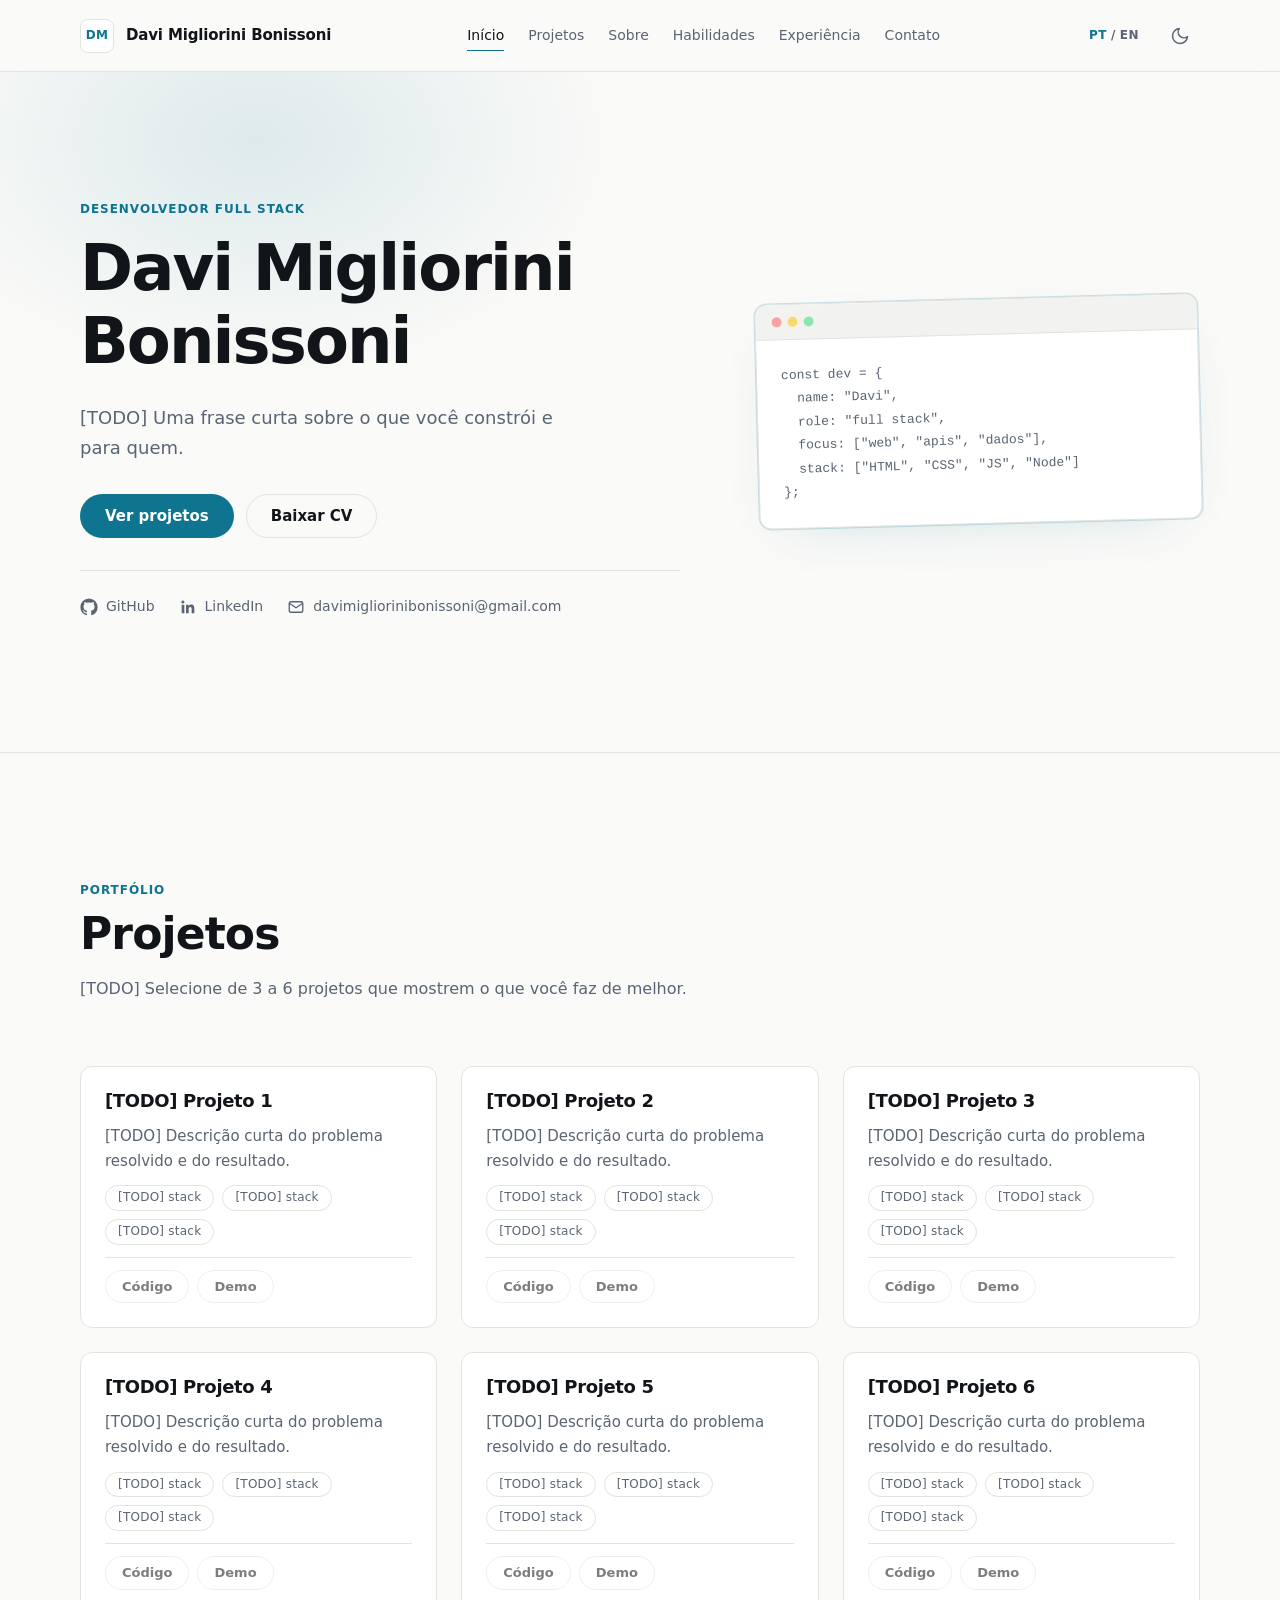
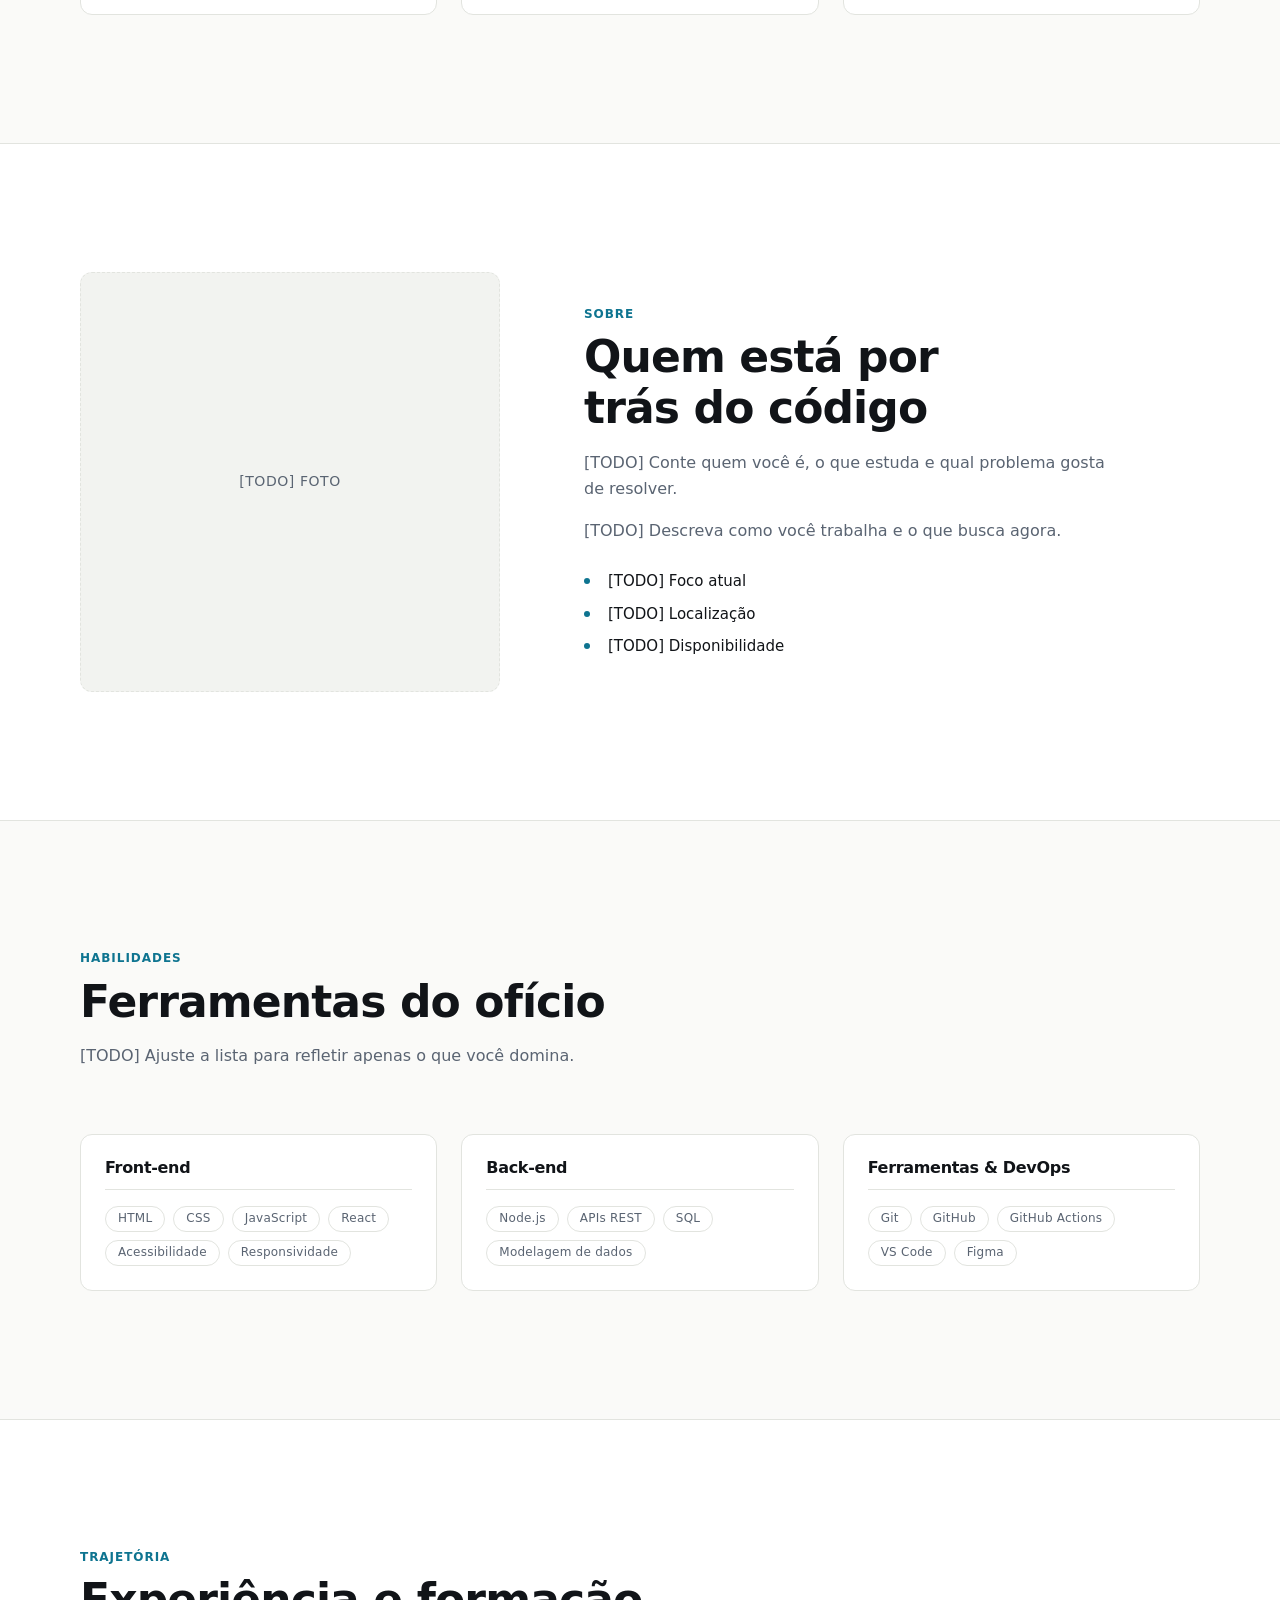
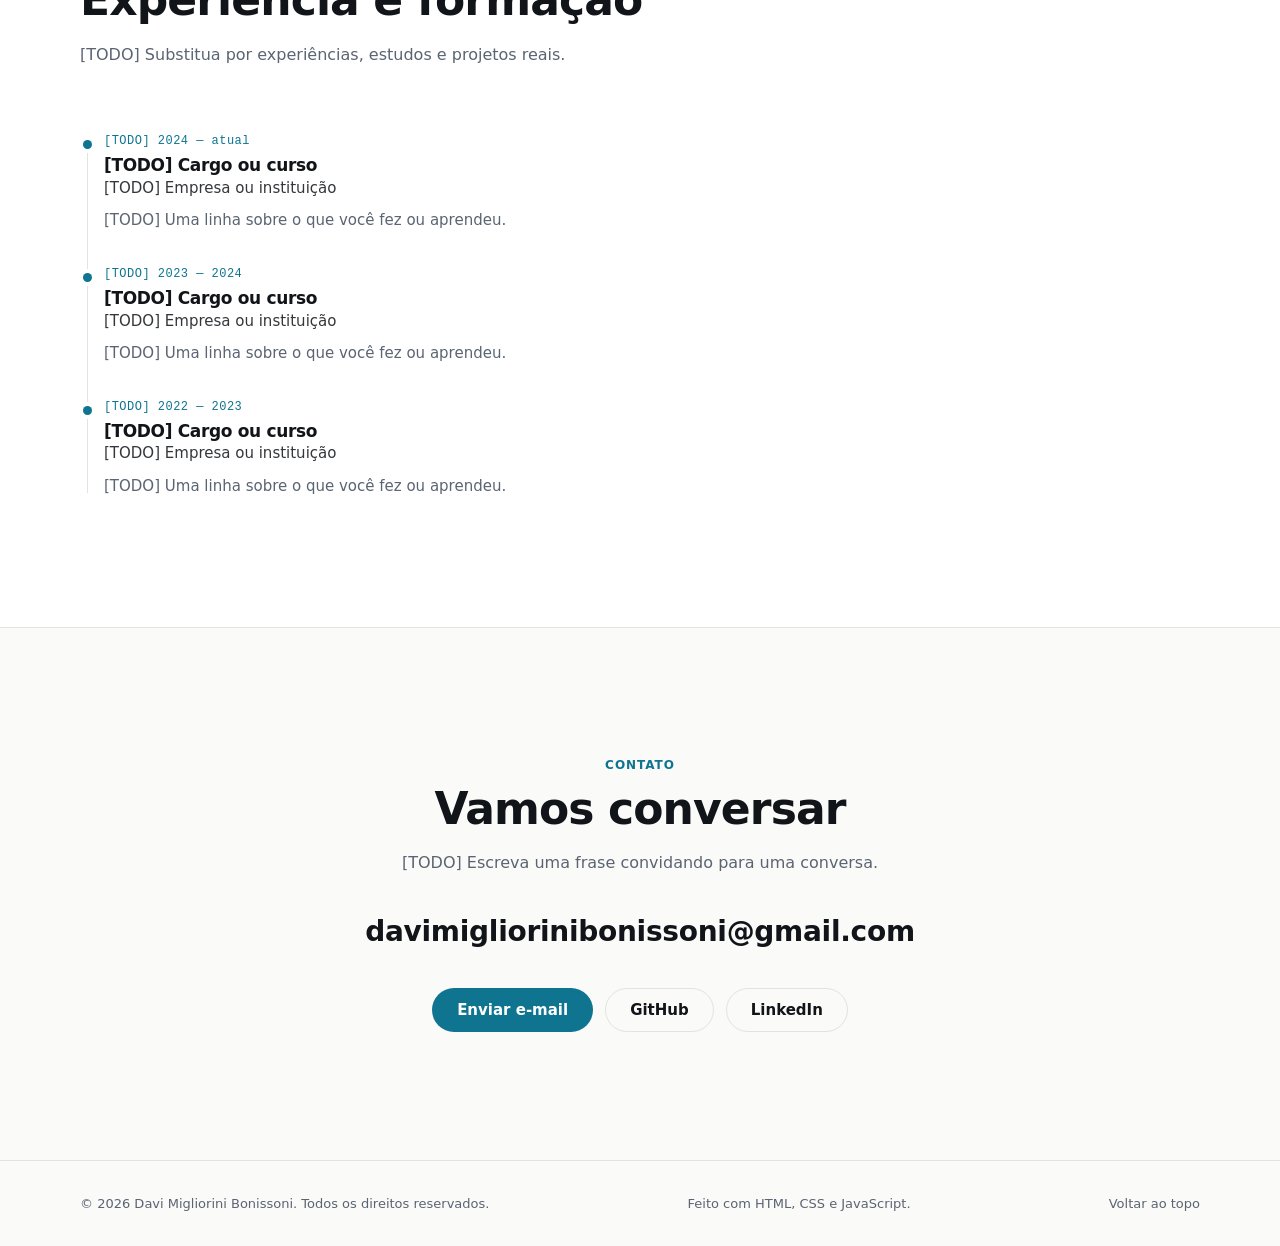
<file: index.html>
<!doctype html>
<html lang="pt-BR" data-theme="dark">
<head>
  <meta charset="utf-8">
  <meta name="viewport" content="width=device-width, initial-scale=1">

  <title>Davi Migliorini Bonissoni — Desenvolvedor Full Stack</title>
  <meta name="description" content="Portfólio de Davi Migliorini Bonissoni, desenvolvedor full stack. Projetos, habilidades, experiência e contato.">

  <link rel="canonical" href="https://davimigliorinibonissoni-sys.github.io/pagina-pessoal/">
  <meta name="theme-color" content="#0A0C10">
  <link rel="icon" href="assets/img/favicon.svg" type="image/svg+xml">

  <meta property="og:type" content="website">
  <meta property="og:title" content="Davi Migliorini Bonissoni — Desenvolvedor Full Stack" data-i18n-attr="content:meta.ogTitle">
  <meta property="og:description" content="Portfólio de Davi Migliorini Bonissoni, desenvolvedor full stack." data-i18n-attr="content:meta.ogDescription">
  <meta property="og:url" content="https://davimigliorinibonissoni-sys.github.io/pagina-pessoal/">
  <meta property="og:image" content="https://davimigliorinibonissoni-sys.github.io/pagina-pessoal/assets/img/og-image.png">
  <meta property="og:locale" content="pt_BR">
  <meta property="og:locale:alternate" content="en_US">

  <meta name="twitter:card" content="summary_large_image">
  <meta name="twitter:title" content="Davi Migliorini Bonissoni — Desenvolvedor Full Stack" data-i18n-attr="content:meta.ogTitle">
  <meta name="twitter:description" content="Portfólio de Davi Migliorini Bonissoni, desenvolvedor full stack." data-i18n-attr="content:meta.ogDescription">
  <meta name="twitter:image" content="https://davimigliorinibonissoni-sys.github.io/pagina-pessoal/assets/img/og-image.png">

  <script>
    (function () {
      try {
        var stored = localStorage.getItem('theme');
        var theme = stored || (window.matchMedia('(prefers-color-scheme: light)').matches ? 'light' : 'dark');
        document.documentElement.dataset.theme = theme;
        var lang = localStorage.getItem('lang') || 'pt';
        document.documentElement.lang = lang === 'en' ? 'en' : 'pt-BR';
      } catch (e) {}
    })();
  </script>

  <link rel="stylesheet" href="assets/css/styles.css">

  <script type="application/ld+json">
  {
    "@context": "https://schema.org",
    "@type": "Person",
    "name": "Davi Migliorini Bonissoni",
    "jobTitle": "Desenvolvedor Full Stack",
    "url": "https://davimigliorinibonissoni-sys.github.io/pagina-pessoal/",
    "sameAs": [
      "https://github.com/davimigliorinibonissoni-sys",
      "https://www.linkedin.com/in/davimigliorinibonissoni"
    ]
  }
  </script>
</head>
<body>
  <a class="skip-link" href="#conteudo" data-i18n="a11y.skip">Pular para o conteúdo</a>

  <header class="site-header">
    <div class="container site-header__inner">
      <a class="brand" href="#inicio">
        <span class="brand__mark" aria-hidden="true">DM</span>
        <span class="brand__name">Davi Migliorini Bonissoni</span>
      </a>

      <nav id="menu-principal" class="nav" aria-label="Navegação principal" data-i18n-attr="aria-label:nav.label">
        <ul class="nav__list">
          <li><a class="nav__link" href="#inicio" data-nav-link="inicio" data-i18n="nav.home">Início</a></li>
          <li><a class="nav__link" href="#projetos" data-nav-link="projetos" data-i18n="nav.projects">Projetos</a></li>
          <li><a class="nav__link" href="#sobre" data-nav-link="sobre" data-i18n="nav.about">Sobre</a></li>
          <li><a class="nav__link" href="#habilidades" data-nav-link="habilidades" data-i18n="nav.skills">Habilidades</a></li>
          <li><a class="nav__link" href="#experiencia" data-nav-link="experiencia" data-i18n="nav.experience">Experiência</a></li>
          <li><a class="nav__link" href="#contato" data-nav-link="contato" data-i18n="nav.contact">Contato</a></li>
        </ul>
      </nav>

      <div class="header-controls">
        <button class="icon-button lang-toggle" type="button" data-lang-toggle aria-label="PT / EN — mudar para inglês">
          <span data-lang-option="pt">PT</span>
          <span class="lang-toggle__sep" aria-hidden="true">/</span>
          <span data-lang-option="en">EN</span>
        </button>

        <button class="icon-button theme-toggle" type="button" data-theme-toggle aria-pressed="false" aria-label="Ativar tema claro">
          <svg data-icon="sun" viewBox="0 0 24 24" width="20" height="20" fill="none" stroke="currentColor" stroke-width="1.8" stroke-linecap="round" aria-hidden="true" hidden>
            <circle cx="12" cy="12" r="4"></circle>
            <path d="M12 2v2M12 20v2M4.9 4.9l1.4 1.4M17.7 17.7l1.4 1.4M2 12h2M20 12h2M4.9 19.1l1.4-1.4M17.7 6.3l1.4-1.4"></path>
          </svg>
          <svg data-icon="moon" viewBox="0 0 24 24" width="20" height="20" fill="none" stroke="currentColor" stroke-width="1.8" stroke-linecap="round" stroke-linejoin="round" aria-hidden="true">
            <path d="M21 12.8A9 9 0 1 1 11.2 3a7 7 0 0 0 9.8 9.8Z"></path>
          </svg>
        </button>

        <button class="icon-button menu-toggle" type="button" data-menu-toggle aria-expanded="false" aria-controls="menu-principal" aria-label="Abrir menu">
          <svg data-icon="menu" viewBox="0 0 24 24" width="22" height="22" fill="none" stroke="currentColor" stroke-width="1.8" stroke-linecap="round" aria-hidden="true">
            <path d="M4 7h16M4 12h16M4 17h16"></path>
          </svg>
          <svg data-icon="close" viewBox="0 0 24 24" width="22" height="22" fill="none" stroke="currentColor" stroke-width="1.8" stroke-linecap="round" aria-hidden="true" hidden>
            <path d="M6 6l12 12M18 6 6 18"></path>
          </svg>
        </button>
      </div>
    </div>
  </header>

  <main id="conteudo">
    <section id="inicio" class="hero">
      <div class="container hero__inner">
        <div class="hero__content">
          <p class="eyebrow" data-i18n="hero.eyebrow">Desenvolvedor Full Stack</p>
          <h1 class="hero__title">Davi Migliorini Bonissoni</h1>
          <p class="hero__text" data-i18n="hero.lead">[TODO] Uma frase curta sobre o que você constrói e para quem.</p>

          <div class="hero__actions">
            <a class="btn btn--primary" href="#projetos" data-i18n="hero.ctaProjects">Ver projetos</a>
            <a class="btn btn--ghost" href="assets/cv.pdf" download data-i18n="hero.ctaCv">Baixar CV</a>
          </div>

          <ul class="hero__social" aria-label="Perfis e contato" data-i18n-attr="aria-label:hero.socialLabel">
            <li>
              <a class="social-link" href="https://github.com/davimigliorinibonissoni-sys" target="_blank" rel="noopener noreferrer">
                <svg viewBox="0 0 24 24" width="18" height="18" fill="currentColor" aria-hidden="true"><path d="M12 .5A11.5 11.5 0 0 0 .5 12a11.5 11.5 0 0 0 7.86 10.92c.58.1.79-.25.79-.55v-2.1c-3.2.7-3.88-1.4-3.88-1.4-.53-1.34-1.29-1.7-1.29-1.7-1.05-.72.08-.7.08-.7 1.16.08 1.77 1.19 1.77 1.19 1.03 1.77 2.7 1.26 3.36.96.1-.75.4-1.26.73-1.55-2.55-.29-5.23-1.28-5.23-5.7 0-1.26.45-2.29 1.19-3.1-.12-.29-.52-1.46.11-3.05 0 0 .97-.31 3.18 1.18a11 11 0 0 1 5.8 0c2.2-1.49 3.17-1.18 3.17-1.18.63 1.59.23 2.76.11 3.05.74.81 1.19 1.84 1.19 3.1 0 4.43-2.69 5.4-5.25 5.69.41.35.78 1.05.78 2.12v3.14c0 .3.21.66.8.55A11.5 11.5 0 0 0 23.5 12 11.5 11.5 0 0 0 12 .5Z"/></svg>
                <span>GitHub</span>
              </a>
            </li>
            <li>
              <a class="social-link" href="https://www.linkedin.com/in/davimigliorinibonissoni" target="_blank" rel="noopener noreferrer">
                <svg viewBox="0 0 24 24" width="18" height="18" fill="currentColor" aria-hidden="true"><path d="M20.45 20.45h-3.56v-5.57c0-1.33-.02-3.04-1.85-3.04-1.85 0-2.14 1.45-2.14 2.94v5.67H9.35V9h3.41v1.56h.05a3.74 3.74 0 0 1 3.37-1.85c3.6 0 4.27 2.37 4.27 5.46v6.28ZM5.34 7.43a2.07 2.07 0 1 1 0-4.13 2.07 2.07 0 0 1 0 4.13ZM7.12 20.45H3.55V9h3.57v11.45Z"/></svg>
                <span>LinkedIn</span>
              </a>
            </li>
            <li>
              <a class="social-link" href="mailto:davimigliorinibonissoni@gmail.com">
                <svg viewBox="0 0 24 24" width="18" height="18" fill="none" stroke="currentColor" stroke-width="1.8" aria-hidden="true"><rect x="3" y="5" width="18" height="14" rx="2"></rect><path d="m3 7 9 6 9-6"></path></svg>
                <span>davimigliorinibonissoni@gmail.com</span>
              </a>
            </li>
          </ul>
        </div>

        <div class="hero__visual" aria-hidden="true">
          <div class="code-card">
            <div class="code-card__bar"><span></span><span></span><span></span></div>
            <pre class="code-card__body"><code>const dev = {
  name: "Davi",
  role: "full stack",
  focus: ["web", "apis", "dados"],
  stack: ["HTML", "CSS", "JS", "Node"]
};</code></pre>
          </div>
        </div>
      </div>
    </section>

    <section id="projetos" class="section" data-reveal>
      <div class="container">
        <header class="section__header">
          <p class="eyebrow" data-i18n="projects.eyebrow">Portfólio</p>
          <h2 class="section__title" data-i18n="projects.title">Projetos</h2>
          <p class="section__lead" data-i18n="projects.lead">[TODO] Selecione de 3 a 6 projetos que mostrem o que você faz de melhor.</p>
        </header>

        <div class="project-grid">
          <article class="card project-card">
            <h3 class="project-card__title" data-i18n="p1.title">[TODO] Projeto 1</h3>
            <p class="project-card__desc" data-i18n="p1.desc">[TODO] Descrição curta do problema resolvido e do resultado.</p>
            <ul class="project-card__tags">
              <li class="tag" data-i18n="p1.tag1">[TODO] stack</li>
              <li class="tag" data-i18n="p1.tag2">[TODO] stack</li>
              <li class="tag" data-i18n="p1.tag3">[TODO] stack</li>
            </ul>
            <div class="project-card__links">
              <span class="btn btn--ghost btn--sm" aria-disabled="true" data-i18n="projects.code">Código</span>
              <span class="btn btn--ghost btn--sm" aria-disabled="true" data-i18n="projects.demo">Demo</span>
            </div>
          </article>

          <article class="card project-card">
            <h3 class="project-card__title" data-i18n="p2.title">[TODO] Projeto 2</h3>
            <p class="project-card__desc" data-i18n="p2.desc">[TODO] Descrição curta do problema resolvido e do resultado.</p>
            <ul class="project-card__tags">
              <li class="tag" data-i18n="p2.tag1">[TODO] stack</li>
              <li class="tag" data-i18n="p2.tag2">[TODO] stack</li>
              <li class="tag" data-i18n="p2.tag3">[TODO] stack</li>
            </ul>
            <div class="project-card__links">
              <span class="btn btn--ghost btn--sm" aria-disabled="true" data-i18n="projects.code">Código</span>
              <span class="btn btn--ghost btn--sm" aria-disabled="true" data-i18n="projects.demo">Demo</span>
            </div>
          </article>

          <article class="card project-card">
            <h3 class="project-card__title" data-i18n="p3.title">[TODO] Projeto 3</h3>
            <p class="project-card__desc" data-i18n="p3.desc">[TODO] Descrição curta do problema resolvido e do resultado.</p>
            <ul class="project-card__tags">
              <li class="tag" data-i18n="p3.tag1">[TODO] stack</li>
              <li class="tag" data-i18n="p3.tag2">[TODO] stack</li>
              <li class="tag" data-i18n="p3.tag3">[TODO] stack</li>
            </ul>
            <div class="project-card__links">
              <span class="btn btn--ghost btn--sm" aria-disabled="true" data-i18n="projects.code">Código</span>
              <span class="btn btn--ghost btn--sm" aria-disabled="true" data-i18n="projects.demo">Demo</span>
            </div>
          </article>

          <article class="card project-card">
            <h3 class="project-card__title" data-i18n="p4.title">[TODO] Projeto 4</h3>
            <p class="project-card__desc" data-i18n="p4.desc">[TODO] Descrição curta do problema resolvido e do resultado.</p>
            <ul class="project-card__tags">
              <li class="tag" data-i18n="p4.tag1">[TODO] stack</li>
              <li class="tag" data-i18n="p4.tag2">[TODO] stack</li>
              <li class="tag" data-i18n="p4.tag3">[TODO] stack</li>
            </ul>
            <div class="project-card__links">
              <span class="btn btn--ghost btn--sm" aria-disabled="true" data-i18n="projects.code">Código</span>
              <span class="btn btn--ghost btn--sm" aria-disabled="true" data-i18n="projects.demo">Demo</span>
            </div>
          </article>

          <article class="card project-card">
            <h3 class="project-card__title" data-i18n="p5.title">[TODO] Projeto 5</h3>
            <p class="project-card__desc" data-i18n="p5.desc">[TODO] Descrição curta do problema resolvido e do resultado.</p>
            <ul class="project-card__tags">
              <li class="tag" data-i18n="p5.tag1">[TODO] stack</li>
              <li class="tag" data-i18n="p5.tag2">[TODO] stack</li>
              <li class="tag" data-i18n="p5.tag3">[TODO] stack</li>
            </ul>
            <div class="project-card__links">
              <span class="btn btn--ghost btn--sm" aria-disabled="true" data-i18n="projects.code">Código</span>
              <span class="btn btn--ghost btn--sm" aria-disabled="true" data-i18n="projects.demo">Demo</span>
            </div>
          </article>

          <article class="card project-card">
            <h3 class="project-card__title" data-i18n="p6.title">[TODO] Projeto 6</h3>
            <p class="project-card__desc" data-i18n="p6.desc">[TODO] Descrição curta do problema resolvido e do resultado.</p>
            <ul class="project-card__tags">
              <li class="tag" data-i18n="p6.tag1">[TODO] stack</li>
              <li class="tag" data-i18n="p6.tag2">[TODO] stack</li>
              <li class="tag" data-i18n="p6.tag3">[TODO] stack</li>
            </ul>
            <div class="project-card__links">
              <span class="btn btn--ghost btn--sm" aria-disabled="true" data-i18n="projects.code">Código</span>
              <span class="btn btn--ghost btn--sm" aria-disabled="true" data-i18n="projects.demo">Demo</span>
            </div>
          </article>
        </div>
      </div>
    </section>

    <section id="sobre" class="section section--alt" data-reveal>
      <div class="container">
        <div class="about">
          <div class="about__media">
            <div class="photo-placeholder" role="img" aria-label="Foto de Davi Migliorini Bonissoni">
              <span data-i18n="about.photo">[TODO] foto</span>
            </div>
          </div>
          <div class="about__body">
            <p class="eyebrow" data-i18n="about.eyebrow">Sobre</p>
            <h2 class="section__title" data-i18n="about.title">Quem está por trás do código</h2>
            <p class="about__text" data-i18n="about.p1">[TODO] Conte quem você é, o que estuda e qual problema gosta de resolver.</p>
            <p class="about__text" data-i18n="about.p2">[TODO] Descreva como você trabalha e o que busca agora.</p>
            <ul class="about__points">
              <li data-i18n="about.point1">[TODO] Foco atual</li>
              <li data-i18n="about.point2">[TODO] Localização</li>
              <li data-i18n="about.point3">[TODO] Disponibilidade</li>
            </ul>
          </div>
        </div>
      </div>
    </section>

    <section id="habilidades" class="section" data-reveal>
      <div class="container">
        <header class="section__header">
          <p class="eyebrow" data-i18n="skills.eyebrow">Habilidades</p>
          <h2 class="section__title" data-i18n="skills.title">Ferramentas do ofício</h2>
          <p class="section__lead" data-i18n="skills.lead">[TODO] Ajuste a lista para refletir apenas o que você domina.</p>
        </header>

        <div class="skills__grid">
          <div class="skill-group">
            <h3 class="skill-group__title" data-i18n="skills.frontend">Front-end</h3>
            <ul class="skill-list">
              <li class="tag">HTML</li>
              <li class="tag">CSS</li>
              <li class="tag">JavaScript</li>
              <li class="tag">React</li>
              <li class="tag" data-i18n="skills.a11y">Acessibilidade</li>
              <li class="tag" data-i18n="skills.responsive">Responsividade</li>
            </ul>
          </div>
          <div class="skill-group">
            <h3 class="skill-group__title" data-i18n="skills.backend">Back-end</h3>
            <ul class="skill-list">
              <li class="tag">Node.js</li>
              <li class="tag" data-i18n="skills.apis">APIs REST</li>
              <li class="tag">SQL</li>
              <li class="tag" data-i18n="skills.modeling">Modelagem de dados</li>
            </ul>
          </div>
          <div class="skill-group">
            <h3 class="skill-group__title" data-i18n="skills.tools">Ferramentas &amp; DevOps</h3>
            <ul class="skill-list">
              <li class="tag">Git</li>
              <li class="tag">GitHub</li>
              <li class="tag">GitHub Actions</li>
              <li class="tag">VS Code</li>
              <li class="tag">Figma</li>
            </ul>
          </div>
        </div>
      </div>
    </section>

    <section id="experiencia" class="section section--alt" data-reveal>
      <div class="container">
        <header class="section__header">
          <p class="eyebrow" data-i18n="experience.eyebrow">Trajetória</p>
          <h2 class="section__title" data-i18n="experience.title">Experiência e formação</h2>
          <p class="section__lead" data-i18n="experience.lead">[TODO] Substitua por experiências, estudos e projetos reais.</p>
        </header>

        <ol class="timeline">
          <li class="timeline__item">
            <p class="timeline__period" data-i18n="exp1.period">[TODO] 2024 — atual</p>
            <h3 class="timeline__role" data-i18n="exp1.role">[TODO] Cargo ou curso</h3>
            <p class="timeline__org" data-i18n="exp1.org">[TODO] Empresa ou instituição</p>
            <p class="timeline__desc" data-i18n="exp1.desc">[TODO] Uma linha sobre o que você fez ou aprendeu.</p>
          </li>
          <li class="timeline__item">
            <p class="timeline__period" data-i18n="exp2.period">[TODO] 2023 — 2024</p>
            <h3 class="timeline__role" data-i18n="exp2.role">[TODO] Cargo ou curso</h3>
            <p class="timeline__org" data-i18n="exp2.org">[TODO] Empresa ou instituição</p>
            <p class="timeline__desc" data-i18n="exp2.desc">[TODO] Uma linha sobre o que você fez ou aprendeu.</p>
          </li>
          <li class="timeline__item">
            <p class="timeline__period" data-i18n="exp3.period">[TODO] 2022 — 2023</p>
            <h3 class="timeline__role" data-i18n="exp3.role">[TODO] Cargo ou curso</h3>
            <p class="timeline__org" data-i18n="exp3.org">[TODO] Empresa ou instituição</p>
            <p class="timeline__desc" data-i18n="exp3.desc">[TODO] Uma linha sobre o que você fez ou aprendeu.</p>
          </li>
        </ol>
      </div>
    </section>

    <section id="contato" class="section contact" data-reveal>
      <div class="container contact__inner">
        <p class="eyebrow" data-i18n="contact.eyebrow">Contato</p>
        <h2 class="section__title" data-i18n="contact.title">Vamos conversar</h2>
        <p class="section__lead" data-i18n="contact.lead">[TODO] Escreva uma frase convidando para uma conversa.</p>

        <a class="contact__email" href="mailto:davimigliorinibonissoni@gmail.com">davimigliorinibonissoni@gmail.com</a>

        <div class="contact__actions">
          <a class="btn btn--primary" href="mailto:davimigliorinibonissoni@gmail.com" data-i18n="contact.cta">Enviar e-mail</a>
          <a class="btn btn--ghost" href="https://github.com/davimigliorinibonissoni-sys" target="_blank" rel="noopener noreferrer">GitHub</a>
          <a class="btn btn--ghost" href="https://www.linkedin.com/in/davimigliorinibonissoni" target="_blank" rel="noopener noreferrer">LinkedIn</a>
        </div>
      </div>
    </section>
  </main>

  <footer class="site-footer">
    <div class="container site-footer__inner">
      <p class="site-footer__text">
        &copy; <span data-year>2026</span> Davi Migliorini Bonissoni.
        <span data-i18n="footer.rights">Todos os direitos reservados.</span>
      </p>
      <p class="site-footer__text" data-i18n="footer.built">Feito com HTML, CSS e JavaScript.</p>
      <a class="site-footer__top" href="#inicio" data-i18n="footer.top">Voltar ao topo</a>
    </div>
  </footer>

  <script src="assets/js/i18n.js" defer></script>
  <script src="assets/js/main.js" defer></script>
</body>
</html>
</file>
<file: assets/css/styles.css>
/* ==========================================================================
   pagina-pessoal — folha de estilo única
   Ordem: tokens > reset > base > layout > componentes > seções > utilitários
   ========================================================================== */

/* Tokens ------------------------------------------------------------------ */
:root {
  color-scheme: dark;

  --bg: #0a0c10;
  --surface: #12151b;
  --surface-2: #171b22;
  --border: #252b35;
  --text: #edeff3;
  --muted: #98a2b3;
  --accent: #22d3ee;
  --accent-contrast: #04222a;
  --focus: #22d3ee;

  --space-1: 4px;
  --space-2: 8px;
  --space-3: 12px;
  --space-4: 16px;
  --space-5: 24px;
  --space-6: 32px;
  --space-7: 48px;
  --space-8: 64px;
  --space-9: 96px;
  --space-10: 128px;

  --radius-sm: 8px;
  --radius-md: 12px;
  --radius-full: 999px;

  --font-sans: system-ui, -apple-system, "Segoe UI", Roboto, sans-serif;
  --font-mono: ui-monospace, SFMono-Regular, "Cascadia Code", Consolas, monospace;

  --duration-fast: 150ms;
  --duration-base: 250ms;
  --duration-slow: 400ms;
  --ease: cubic-bezier(0.22, 1, 0.36, 1);

  --gutter: 20px;
  --header-h: 64px;
  --shadow-accent: 0 0 0 1px rgb(34 211 238 / 0.25), 0 18px 60px -30px rgb(34 211 238 / 0.35);
}

@media (min-width: 768px) {
  :root { --gutter: 32px; }
}

@media (min-width: 1024px) {
  :root {
    --gutter: 48px;
    --header-h: 72px;
  }
}

[data-theme="light"] {
  color-scheme: light;

  --bg: #fafaf8;
  --surface: #ffffff;
  --surface-2: #f2f3f0;
  --border: #e2e4df;
  --text: #111418;
  --muted: #5a6472;
  --accent: #0e7490;
  --accent-contrast: #ffffff;
  --focus: #0e7490;
  --shadow-accent: 0 0 0 1px rgb(14 116 144 / 0.2), 0 18px 60px -34px rgb(14 116 144 / 0.28);
}

/* Reset ------------------------------------------------------------------- */
*,
*::before,
*::after {
  box-sizing: border-box;
}

html {
  scroll-behavior: smooth;
  scroll-padding-top: calc(var(--header-h) + 16px);
  -webkit-text-size-adjust: 100%;
}

body,
h1, h2, h3, h4, p, ul, ol, figure, blockquote {
  margin: 0;
}

ul, ol {
  padding: 0;
  list-style: none;
}

img, svg {
  display: block;
  max-width: 100%;
}

button {
  font: inherit;
  color: inherit;
  background: none;
  border: 0;
  cursor: pointer;
}

a {
  color: inherit;
  text-decoration: none;
}

/* Base -------------------------------------------------------------------- */
body {
  min-height: 100%;
  background-color: var(--bg);
  color: var(--text);
  font-family: var(--font-sans);
  font-size: 1rem;
  line-height: 1.65;
  -webkit-font-smoothing: antialiased;
  text-rendering: optimizeLegibility;
  overflow-x: hidden;
  transition: background-color var(--duration-base) var(--ease), color var(--duration-base) var(--ease);
}

h1, h2, h3 {
  font-weight: 700;
  line-height: 1.15;
  letter-spacing: -0.02em;
  text-wrap: balance;
}

p {
  text-wrap: pretty;
}

:focus-visible {
  outline: 2px solid var(--focus);
  outline-offset: 2px;
  border-radius: 2px;
}

::selection {
  background: var(--accent);
  color: var(--accent-contrast);
}

/* Layout ------------------------------------------------------------------ */
.container {
  width: min(100% - (2 * var(--gutter)), 1120px);
  margin-inline: auto;
}

.section {
  padding-block: clamp(var(--space-8), 10vw, var(--space-10));
  border-top: 1px solid var(--border);
}

.section--alt {
  background: var(--surface);
}

.section__header {
  max-width: 640px;
  margin-bottom: clamp(var(--space-6), 6vw, var(--space-8));
}

.section__title {
  font-size: clamp(1.75rem, 4vw, 2.75rem);
  margin-top: var(--space-2);
}

.section__lead {
  margin-top: var(--space-4);
  color: var(--muted);
  max-width: 60ch;
}

.eyebrow {
  font-size: 0.75rem;
  font-weight: 600;
  letter-spacing: 0.08em;
  text-transform: uppercase;
  color: var(--accent);
}

/* Utilitários ------------------------------------------------------------- */
.skip-link {
  position: absolute;
  top: -100px;
  left: var(--space-4);
  z-index: 100;
  padding: var(--space-3) var(--space-5);
  background: var(--accent);
  color: var(--accent-contrast);
  border-radius: var(--radius-full);
  font-weight: 600;
  transition: top var(--duration-fast) var(--ease);
}

.skip-link:focus-visible {
  top: var(--space-3);
  outline-offset: 3px;
}

.js-reveal {
  opacity: 0;
  transform: translateY(12px);
  transition: opacity var(--duration-slow) var(--ease), transform var(--duration-slow) var(--ease);
}

.js-reveal.is-visible {
  opacity: 1;
  transform: none;
}

/* Header ------------------------------------------------------------------ */
.site-header {
  position: sticky;
  top: 0;
  z-index: 50;
  height: var(--header-h);
  background-color: color-mix(in srgb, var(--bg) 86%, transparent);
  border-bottom: 1px solid var(--border);
  backdrop-filter: blur(12px);
  -webkit-backdrop-filter: blur(12px);
}

.site-header__inner {
  display: flex;
  align-items: center;
  justify-content: space-between;
  gap: var(--space-4);
  height: 100%;
}

.brand {
  display: inline-flex;
  align-items: center;
  gap: var(--space-3);
  min-width: 0;
  font-weight: 700;
  letter-spacing: -0.01em;
}

.brand__mark {
  display: grid;
  place-items: center;
  width: 34px;
  height: 34px;
  flex: 0 0 auto;
  border: 1px solid var(--border);
  border-radius: var(--radius-sm);
  background: var(--surface);
  font-size: 0.75rem;
  letter-spacing: 0.02em;
  color: var(--accent);
}

.brand__name {
  font-size: 0.9375rem;
  white-space: nowrap;
  overflow: hidden;
  text-overflow: ellipsis;
}

/* Em telas muito estreitas, só a marca "DM" para não truncar o nome. */
@media (max-width: 479px) {
  .brand__name { display: none; }
}

/* Navegação --------------------------------------------------------------- */
.nav__list {
  display: flex;
  align-items: center;
  gap: var(--space-5);
}

.nav__link {
  position: relative;
  font-size: 0.875rem;
  color: var(--muted);
  padding-block: var(--space-2);
  transition: color var(--duration-fast) var(--ease);
}

.nav__link::after {
  content: "";
  position: absolute;
  left: 0;
  right: 0;
  bottom: 0;
  height: 1px;
  background: var(--accent);
  transform: scaleX(0);
  transform-origin: left;
  transition: transform var(--duration-fast) var(--ease);
}

.nav__link:hover,
.nav__link:focus-visible,
.nav__link[aria-current="page"] {
  color: var(--text);
}

.nav__link:hover::after,
.nav__link:focus-visible::after,
.nav__link[aria-current="page"]::after {
  transform: scaleX(1);
}

.header-controls {
  display: flex;
  align-items: center;
  gap: var(--space-2);
  flex: 0 0 auto;
}

.icon-button {
  display: inline-flex;
  align-items: center;
  justify-content: center;
  gap: 2px;
  width: 40px;
  height: 40px;
  border: 1px solid transparent;
  border-radius: var(--radius-sm);
  color: var(--muted);
  transition: color var(--duration-fast) var(--ease), border-color var(--duration-fast) var(--ease), background-color var(--duration-fast) var(--ease);
}

.icon-button:hover,
.icon-button:focus-visible {
  color: var(--text);
  border-color: var(--border);
  background: var(--surface);
}

.lang-toggle {
  width: auto;
  padding-inline: var(--space-3);
  font-size: 0.75rem;
  font-weight: 600;
  letter-spacing: 0.04em;
}

.lang-toggle [data-lang-option] {
  color: var(--muted);
  transition: color var(--duration-fast) var(--ease);
}

.lang-toggle [data-lang-option].is-active {
  color: var(--accent);
  font-weight: 700;
}

.lang-toggle__sep {
  color: var(--muted);
  margin-inline: 2px;
}

.menu-toggle {
  display: none;
}

.icon-button svg[hidden] {
  display: none;
}

@media (max-width: 1023px) {
  .menu-toggle {
    display: inline-flex;
  }

  .nav {
    position: fixed;
    inset: var(--header-h) 0 auto 0;
    padding: var(--space-4) var(--gutter) var(--space-6);
    background: var(--bg);
    border-bottom: 1px solid var(--border);
    visibility: hidden;
    opacity: 0;
    transform: translateY(-8px);
    pointer-events: none;
    transition: opacity var(--duration-base) var(--ease), transform var(--duration-base) var(--ease), visibility var(--duration-base) linear;
  }

  .nav[data-open="true"] {
    visibility: visible;
    opacity: 1;
    transform: none;
    pointer-events: auto;
  }

  .nav__list {
    flex-direction: column;
    align-items: stretch;
    gap: 0;
  }

  .nav__link {
    display: block;
    padding-block: var(--space-3);
    font-size: 1rem;
    border-bottom: 1px solid var(--border);
  }

  .nav__link::after {
    display: none;
  }
}

body.is-locked {
  overflow: hidden;
}

/* Hero -------------------------------------------------------------------- */
.hero {
  position: relative;
  padding-block: clamp(var(--space-8), 12vw, var(--space-10));
  overflow: hidden;
}

.hero::before {
  content: "";
  position: absolute;
  inset: -40% 40% 40% -20%;
  background: radial-gradient(closest-side, rgb(34 211 238 / 0.18), transparent 70%);
  pointer-events: none;
}

[data-theme="light"] .hero::before {
  background: radial-gradient(closest-side, rgb(14 116 144 / 0.12), transparent 70%);
}

.hero__inner {
  position: relative;
  display: grid;
  gap: clamp(var(--space-6), 6vw, var(--space-9));
  align-items: center;
}

.hero__title {
  font-size: clamp(2.25rem, 7vw, 4rem);
  margin-top: var(--space-3);
  letter-spacing: -0.03em;
}

.hero__text {
  margin-top: var(--space-5);
  max-width: 48ch;
  color: var(--muted);
  font-size: clamp(1rem, 2vw, 1.125rem);
}

.hero__actions {
  display: flex;
  flex-wrap: wrap;
  gap: var(--space-3);
  margin-top: var(--space-6);
}

.hero__social {
  display: flex;
  flex-wrap: wrap;
  gap: var(--space-2) var(--space-5);
  margin-top: var(--space-6);
  padding-top: var(--space-5);
  border-top: 1px solid var(--border);
}

.social-link {
  display: inline-flex;
  align-items: center;
  gap: var(--space-2);
  font-size: 0.875rem;
  color: var(--muted);
  transition: color var(--duration-fast) var(--ease);
}

.social-link:hover,
.social-link:focus-visible {
  color: var(--accent);
}

.hero__visual {
  display: none;
}

@media (min-width: 1024px) {
  .hero__inner {
    grid-template-columns: 1.15fr 0.85fr;
  }

  .hero__visual {
    display: block;
  }
}

.code-card {
  border: 1px solid var(--border);
  border-radius: var(--radius-md);
  background: var(--surface);
  box-shadow: var(--shadow-accent);
  overflow: hidden;
  transform: rotate(-1.5deg);
}

.code-card__bar {
  display: flex;
  gap: 6px;
  padding: var(--space-3) var(--space-4);
  border-bottom: 1px solid var(--border);
  background: var(--surface-2);
}

.code-card__bar span {
  width: 10px;
  height: 10px;
  border-radius: var(--radius-full);
  background: var(--border);
}

.code-card__bar span:first-child { background: rgb(248 113 113 / 0.6); }
.code-card__bar span:nth-child(2) { background: rgb(250 204 21 / 0.6); }
.code-card__bar span:nth-child(3) { background: rgb(74 222 128 / 0.6); }

.code-card__body {
  margin: 0;
  padding: var(--space-5);
  font-family: var(--font-mono);
  font-size: 0.8125rem;
  line-height: 1.8;
  color: var(--muted);
  overflow-x: auto;
}

/* Botões e tags ----------------------------------------------------------- */
.btn {
  display: inline-flex;
  align-items: center;
  justify-content: center;
  gap: var(--space-2);
  padding: var(--space-3) var(--space-5);
  border: 1px solid transparent;
  border-radius: var(--radius-full);
  font-size: 0.9375rem;
  font-weight: 600;
  line-height: 1.2;
  transition: background-color var(--duration-fast) var(--ease), border-color var(--duration-fast) var(--ease), color var(--duration-fast) var(--ease), transform var(--duration-fast) var(--ease);
}

.btn--primary {
  background: var(--accent);
  color: var(--accent-contrast);
}

.btn--primary:hover,
.btn--primary:focus-visible {
  filter: brightness(1.08);
  transform: translateY(-1px);
}

.btn--ghost {
  border-color: var(--border);
  color: var(--text);
  background: transparent;
}

.btn--ghost:hover,
.btn--ghost:focus-visible {
  border-color: var(--accent);
  color: var(--accent);
}

.btn--sm {
  padding: var(--space-2) var(--space-4);
  font-size: 0.8125rem;
}

.btn[aria-disabled="true"] {
  opacity: 0.55;
  cursor: not-allowed;
}

.btn[aria-disabled="true"]:hover {
  border-color: var(--border);
  color: var(--text);
  transform: none;
}

.tag {
  display: inline-flex;
  align-items: center;
  padding: 2px var(--space-3);
  border: 1px solid var(--border);
  border-radius: var(--radius-full);
  font-size: 0.75rem;
  letter-spacing: 0.02em;
  color: var(--muted);
  white-space: nowrap;
}

/* Cards ------------------------------------------------------------------- */
.card {
  background: var(--surface);
  border: 1px solid var(--border);
  border-radius: var(--radius-md);
  padding: var(--space-5);
}

/* Projetos ---------------------------------------------------------------- */
.project-grid {
  display: grid;
  gap: var(--space-5);
  grid-template-columns: 1fr;
}

@media (min-width: 640px) {
  .project-grid { grid-template-columns: repeat(2, minmax(0, 1fr)); }
}

@media (min-width: 1024px) {
  .project-grid { grid-template-columns: repeat(3, minmax(0, 1fr)); }
}

.project-card {
  display: flex;
  flex-direction: column;
  gap: var(--space-3);
  transition: border-color var(--duration-fast) var(--ease), transform var(--duration-fast) var(--ease), background-color var(--duration-fast) var(--ease);
}

.project-card:hover,
.project-card:focus-within {
  border-color: color-mix(in srgb, var(--accent) 45%, var(--border));
  transform: translateY(-2px);
  background: var(--surface-2);
}

.project-card__title {
  font-size: 1.125rem;
}

.project-card__desc {
  color: var(--muted);
  font-size: 0.9375rem;
  flex: 1;
}

.project-card__tags {
  display: flex;
  flex-wrap: wrap;
  gap: var(--space-2);
}

.project-card__links {
  display: flex;
  gap: var(--space-2);
  padding-top: var(--space-3);
  border-top: 1px solid var(--border);
}

/* Sobre ------------------------------------------------------------------- */
.about {
  display: grid;
  gap: clamp(var(--space-6), 6vw, var(--space-8));
  align-items: center;
}

@media (min-width: 1024px) {
  .about {
    grid-template-columns: 5fr 7fr;
  }
}

.photo-placeholder {
  display: grid;
  place-items: center;
  aspect-ratio: 1;
  max-width: 420px;
  border: 1px dashed var(--border);
  border-radius: var(--radius-md);
  background: var(--surface-2);
  color: var(--muted);
  font-size: 0.875rem;
  letter-spacing: 0.04em;
  text-transform: uppercase;
}

.about__text {
  margin-top: var(--space-4);
  color: var(--muted);
  max-width: 62ch;
}

.about__points {
  display: grid;
  gap: var(--space-2);
  margin-top: var(--space-5);
}

.about__points li {
  position: relative;
  padding-left: var(--space-5);
  font-size: 0.9375rem;
  color: var(--text);
}

.about__points li::before {
  content: "";
  position: absolute;
  left: 0;
  top: 0.6em;
  width: 6px;
  height: 6px;
  border-radius: var(--radius-full);
  background: var(--accent);
}

/* Habilidades ------------------------------------------------------------- */
.skills__grid {
  display: grid;
  gap: var(--space-5);
  grid-template-columns: 1fr;
}

@media (min-width: 768px) {
  .skills__grid { grid-template-columns: repeat(3, minmax(0, 1fr)); }
}

.skill-group {
  padding: var(--space-5);
  border: 1px solid var(--border);
  border-radius: var(--radius-md);
  background: var(--surface);
}

.skill-group__title {
  font-size: 1rem;
  margin-bottom: var(--space-4);
  padding-bottom: var(--space-3);
  border-bottom: 1px solid var(--border);
}

.skill-list {
  display: flex;
  flex-wrap: wrap;
  gap: var(--space-2);
}

/* Timeline ---------------------------------------------------------------- */
.timeline {
  position: relative;
  display: grid;
  gap: var(--space-6);
  padding-left: var(--space-5);
}

.timeline::before {
  content: "";
  position: absolute;
  left: 7px;
  top: 6px;
  bottom: 6px;
  width: 1px;
  background: var(--border);
}

.timeline__item {
  position: relative;
}

.timeline__item::before {
  content: "";
  position: absolute;
  left: calc(-1 * var(--space-5) + 3px);
  top: 8px;
  width: 9px;
  height: 9px;
  border-radius: var(--radius-full);
  background: var(--accent);
  box-shadow: 0 0 0 4px var(--bg);
}

.section--alt .timeline__item::before {
  box-shadow: 0 0 0 4px var(--surface);
}

.timeline__period {
  font-family: var(--font-mono);
  font-size: 0.75rem;
  letter-spacing: 0.04em;
  color: var(--accent);
}

.timeline__role {
  font-size: 1.0625rem;
  margin-top: var(--space-1);
}

.timeline__org {
  font-size: 0.9375rem;
  color: var(--text);
  opacity: 0.85;
}

.timeline__desc {
  margin-top: var(--space-2);
  color: var(--muted);
  font-size: 0.9375rem;
  max-width: 60ch;
}

/* Contato ----------------------------------------------------------------- */
.contact__inner {
  display: grid;
  justify-items: center;
  text-align: center;
}

.contact .section__lead {
  margin-inline: auto;
}

.contact__email {
  margin-top: var(--space-6);
  font-size: clamp(1.125rem, 3.5vw, 1.75rem);
  font-weight: 700;
  letter-spacing: -0.01em;
  word-break: break-word;
  border-bottom: 1px solid transparent;
  transition: color var(--duration-fast) var(--ease), border-color var(--duration-fast) var(--ease);
}

.contact__email:hover,
.contact__email:focus-visible {
  color: var(--accent);
  border-bottom-color: var(--accent);
}

.contact__actions {
  display: flex;
  flex-wrap: wrap;
  justify-content: center;
  gap: var(--space-3);
  margin-top: var(--space-6);
}

/* Footer ------------------------------------------------------------------ */
.site-footer {
  padding-block: var(--space-6);
  border-top: 1px solid var(--border);
  background: var(--bg);
}

.site-footer__inner {
  display: flex;
  flex-wrap: wrap;
  align-items: center;
  justify-content: space-between;
  gap: var(--space-3);
}

.site-footer__text {
  font-size: 0.8125rem;
  color: var(--muted);
}

.site-footer__top {
  font-size: 0.8125rem;
  color: var(--muted);
  transition: color var(--duration-fast) var(--ease);
}

.site-footer__top:hover,
.site-footer__top:focus-visible {
  color: var(--accent);
}

/* Página 404 -------------------------------------------------------------- */
.error-page {
  display: grid;
  place-items: center;
  align-content: center;
  gap: var(--space-4);
  min-height: calc(100svh - var(--header-h));
  padding-block: var(--space-9);
  text-align: center;
}

.error-page__code {
  font-family: var(--font-mono);
  font-size: 0.875rem;
  letter-spacing: 0.12em;
  color: var(--accent);
}

.error-page__title {
  font-size: clamp(2rem, 6vw, 3rem);
  letter-spacing: -0.03em;
}

.error-page__text {
  color: var(--muted);
  max-width: 48ch;
}

.error-page__actions {
  margin-top: var(--space-4);
}

/* Movimento reduzido ------------------------------------------------------ */
/* Os !important são intencionais: precisam vencer as transições definidas
   em cada componente, que têm especificidade maior. */
@media (prefers-reduced-motion: reduce) {
  html {
    scroll-behavior: auto;
  }

  *,
  *::before,
  *::after {
    animation-duration: 0.01ms !important;
    animation-iteration-count: 1 !important;
    transition-duration: 0.01ms !important;
    scroll-behavior: auto !important;
  }

  .js-reveal {
    opacity: 1;
    transform: none;
  }

  .code-card {
    transform: none;
  }
}
</file>
